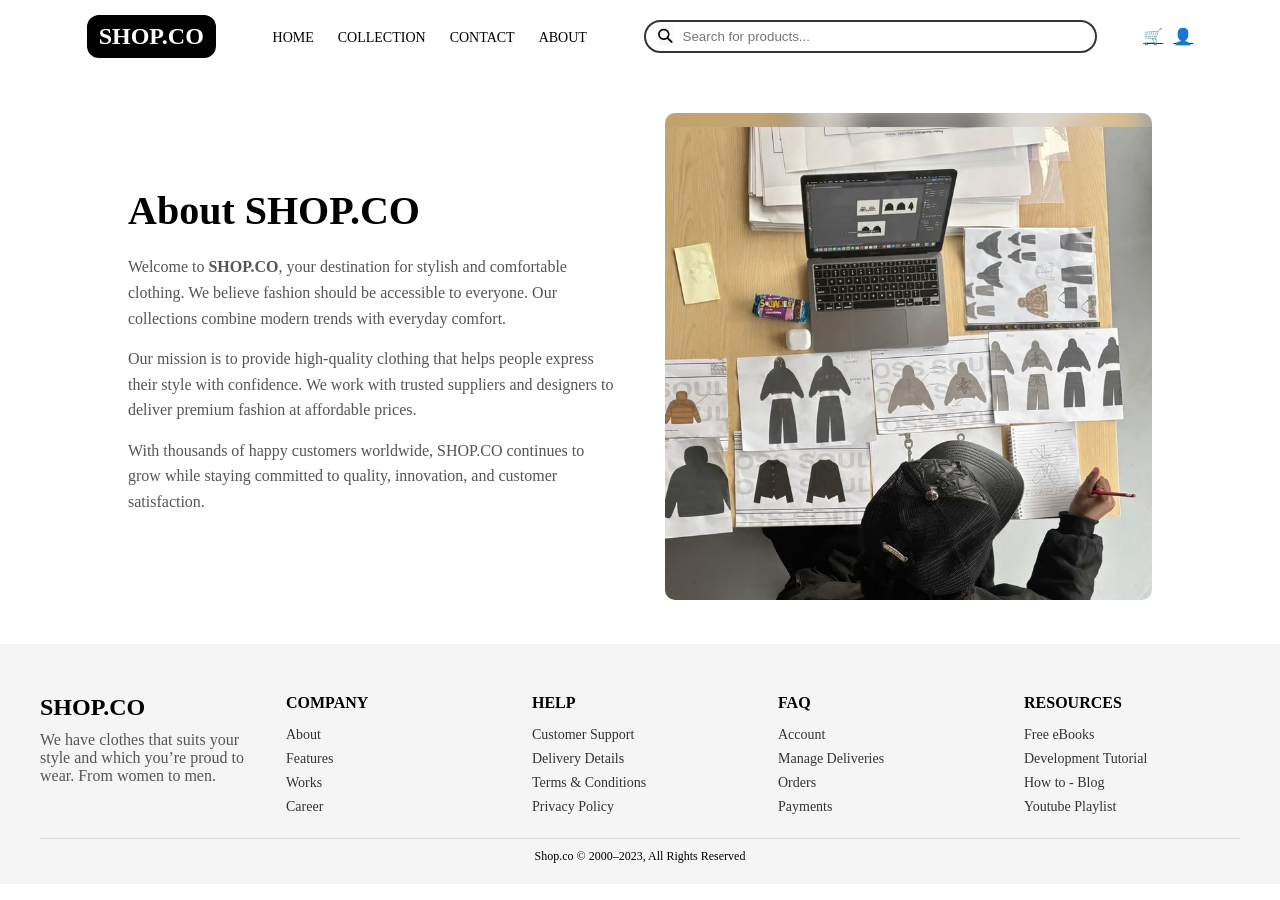
<file: about.html>
<!DOCTYPE html>
<html lang="en">

<head>
    <meta charset="UTF-8">
    <meta name="viewport" content="width=device-width, initial-scale=1.0">
    <title>About | SHOP.CO</title>
    <link rel="stylesheet" href="styles/navbar.css">
    <link rel="stylesheet" href="styles/navbarMobile.css">
    <link rel="stylesheet" href="styles/footer.css">
    <link rel="stylesheet" href="styles/footerMobile.css">
    <link rel="stylesheet" href="styles/about.css">
    <link rel="stylesheet" href="styles/aboutMobile.css">
</head>

<body>

    <!-- Navbar -->
    <header class="navbar">
        <h2 class="logo">SHOP.CO</h2>

        <nav>
            <a href="index.html">Home</a>
            <a href="collection.html">Collection</a>
            <a href="contact.html">Contact</a>
            <a href="about.html">About</a>
        </nav>

        <div class="divInput">
            <img src="./assets/search icon.jpg" alt="search_Icon">
            <input type="text" placeholder="Search for products..." />
        </div>



        <div class="icons">
            <a href="">🛒</a>
            <a href="">👤</a>
        </div>
    </header>

    
    <section class="about">

        <div class="about-container">

            <div class="about-text">
                <h1>About SHOP.CO</h1>

                <p>
                    Welcome to <b>SHOP.CO</b>, your destination for stylish and comfortable clothing.
                    We believe fashion should be accessible to everyone. Our collections combine
                    modern trends with everyday comfort.
                </p>

                <p>
                    Our mission is to provide high-quality clothing that helps people express
                    their style with confidence. We work with trusted suppliers and designers
                    to deliver premium fashion at affordable prices.
                </p>

                <p>
                    With thousands of happy customers worldwide, SHOP.CO continues to grow
                    while staying committed to quality, innovation, and customer satisfaction.
                </p>

            </div>

            <div class="about-image">
                <img src="assets\about_us.jpg" alt="About Us">
            </div>

        </div>

    </section>

    <!-- Footer -->
    <footer class="footer">

        <div class="footer-container">

            <!-- Logo & Description -->
            <div class="footer-col">
                <h2>SHOP.CO</h2>
                <p>
                    We have clothes that suits your style and which you’re proud to wear.
                    From women to men.
                </p>
            </div>

            <!-- Company -->
            <div class="footer-col">
                <h4>COMPANY</h4>
                <a href="#">About</a>
                <a href="#">Features</a>
                <a href="#">Works</a>
                <a href="#">Career</a>
            </div>

            <!-- Help -->
            <div class="footer-col">
                <h4>HELP</h4>
                <a href="#">Customer Support</a>
                <a href="#">Delivery Details</a>
                <a href="#">Terms & Conditions</a>
                <a href="#">Privacy Policy</a>
            </div>

            <!-- FAQ -->
            <div class="footer-col">
                <h4>FAQ</h4>
                <a href="#">Account</a>
                <a href="#">Manage Deliveries</a>
                <a href="#">Orders</a>
                <a href="#">Payments</a>
            </div>

            <!-- Resources -->
            <div class="footer-col">
                <h4>RESOURCES</h4>
                <a href="#">Free eBooks</a>
                <a href="#">Development Tutorial</a>
                <a href="#">How to - Blog</a>
                <a href="#">Youtube Playlist</a>
            </div>

        </div>

        <!-- Bottom -->
        <div class="footer-bottom">
            <p>Shop.co © 2000–2023, All Rights Reserved</p>
        </div>

    </footer>

</body>

</html>
</file>
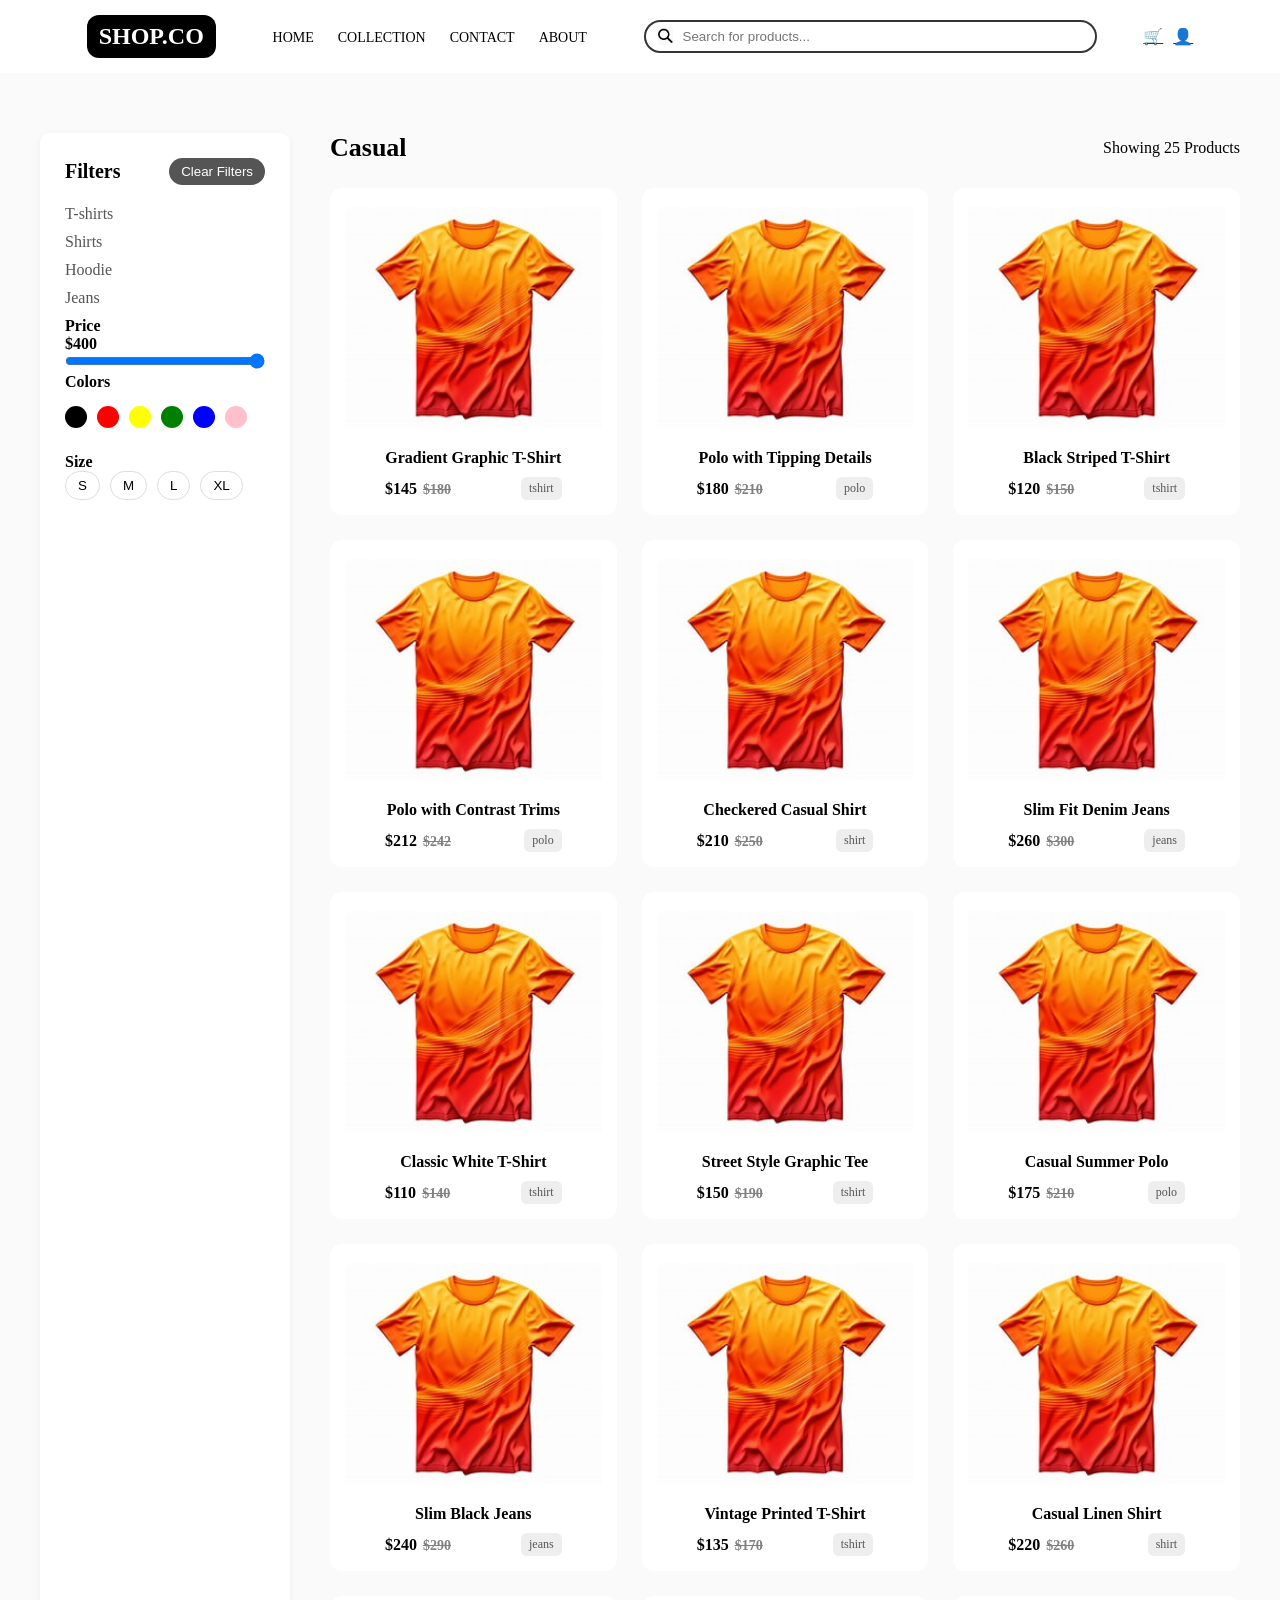
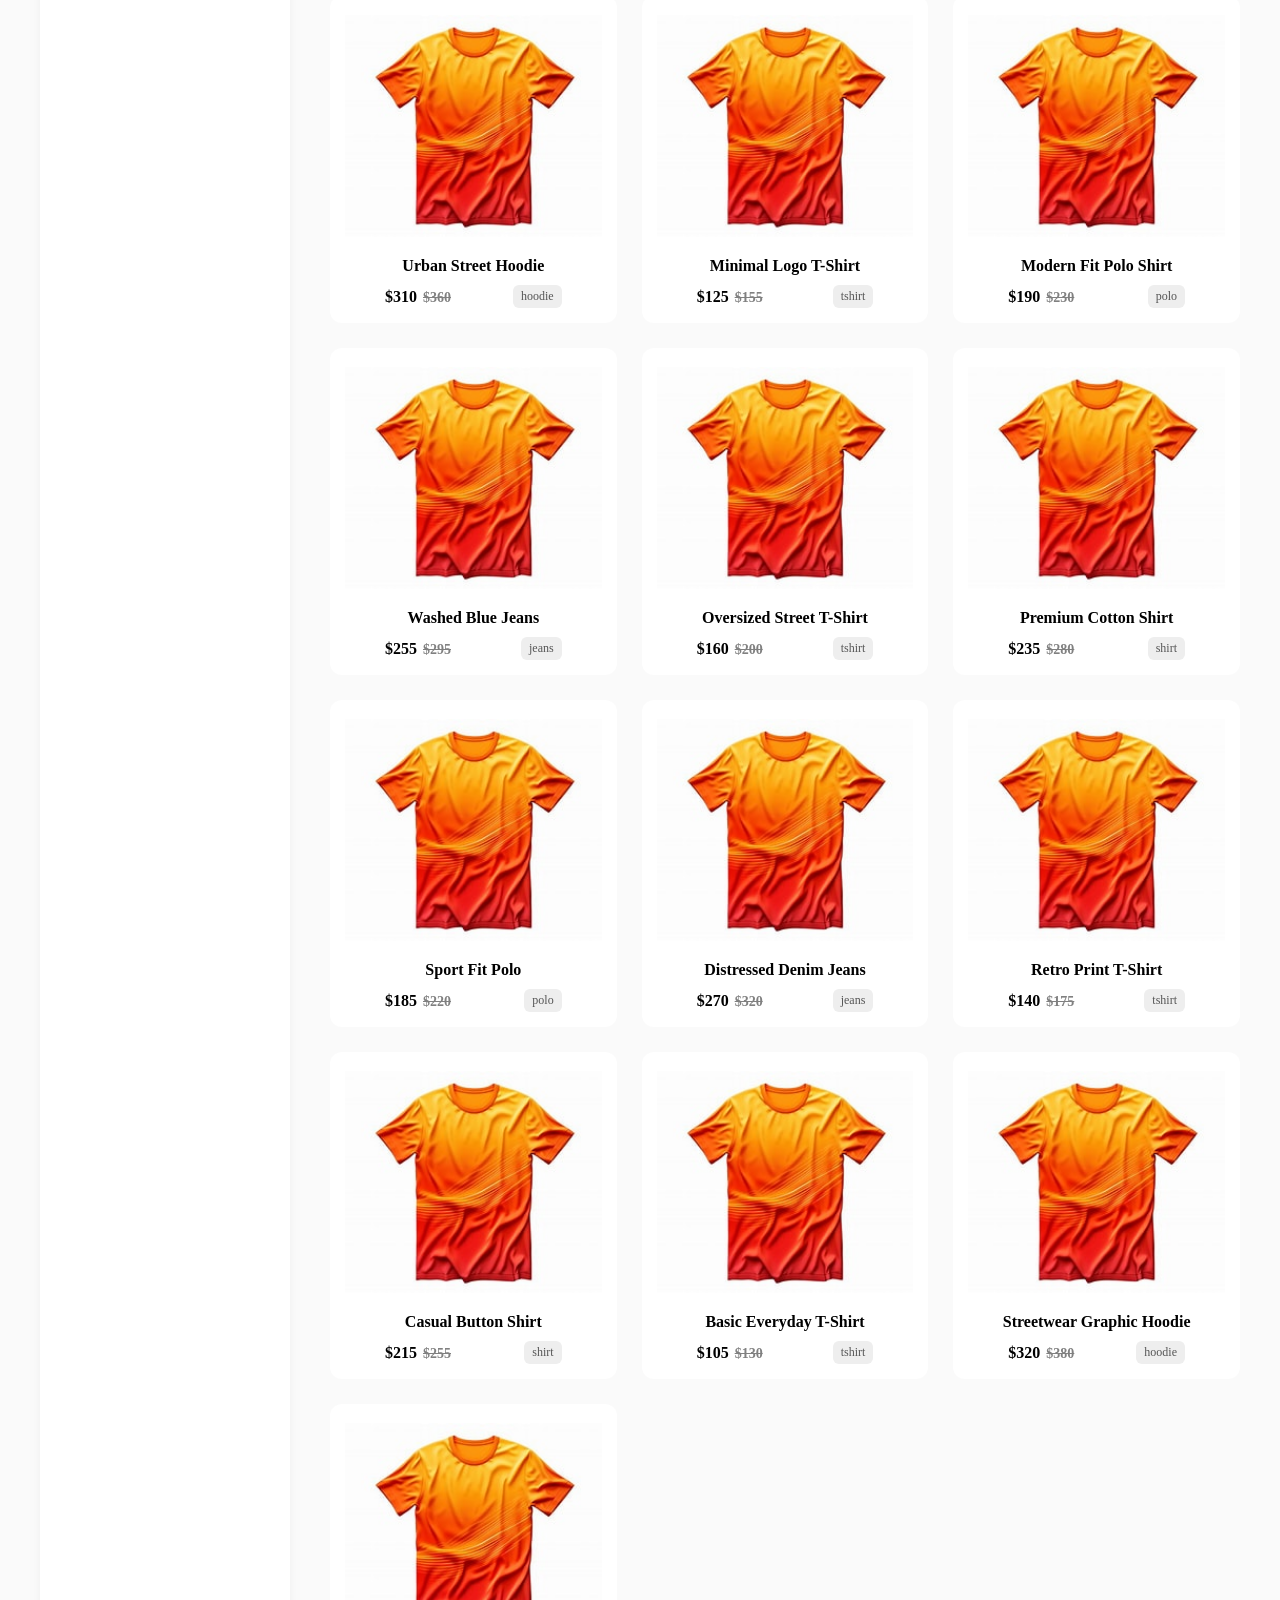
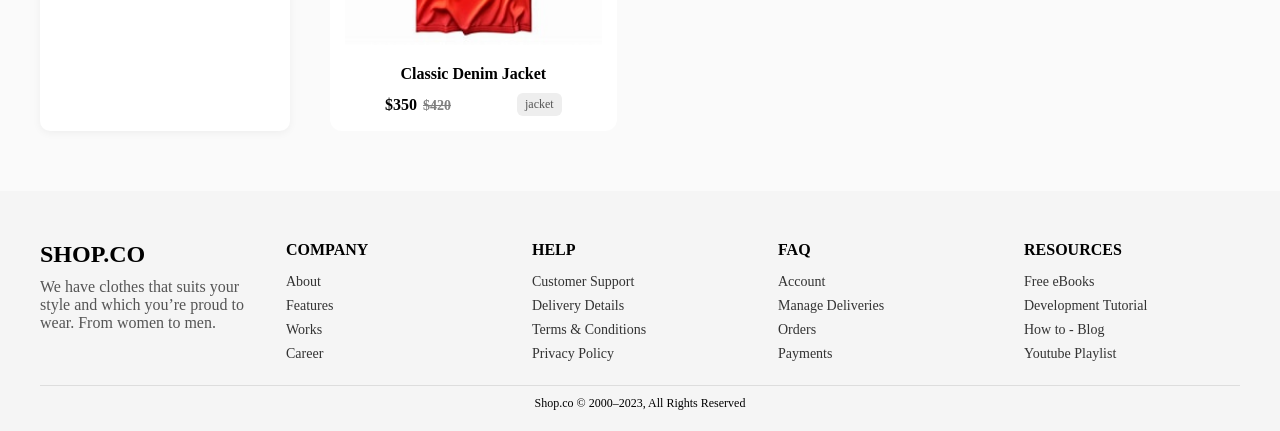
<file: collection.html>
<!DOCTYPE html>
<html lang="en">

<head>
    <meta charset="UTF-8">
    <meta name="viewport" content="width=device-width, initial-scale=1.0">
    <title>Collection | SHOP.CO</title>
    <link rel="stylesheet" href="styles/navbar.css">
    <link rel="stylesheet" href="styles/navbarMobile.css">
    <link rel="stylesheet" href="styles/footer.css">
    <link rel="stylesheet" href="styles/footerMobile.css">
    <link rel="stylesheet" href="/styles/collectionMain.css">
    <link rel="stylesheet" href="/styles/collectionMainMobile.css">
</head>

<body>
    <!-- Navbar -->
    <header class="navbar">
        <h2 class="logo">SHOP.CO</h2>

        <nav>
            <a href="index.html">Home</a>
            <a href="collection.html">Collection</a>
            <a href="contact.html">Contact</a>
            <a href="about.html">About</a>
        </nav>

        <div class="divInput">
            <img src="./assets/search icon.jpg" alt="search_Icon">
            <input type="text" placeholder="Search for products..." />
        </div>



        <div class="icons">
            <a href="">🛒</a>
            <a href="">👤</a>
        </div>
    </header>


    <section class="collection">

        <div class="container">

            <!-- LEFT FILTER -->
            <aside class="filters">

                <div class="headingBox">
                    <h3>Filters</h3>
                    <button id="clearFilters">Clear Filters</button>
                </div>

                <div class="filter-group">
                    <p data-category="tshirt">T-shirts</p>
                    <p data-category="shirt">Shirts</p>
                    <p data-category="hoodie">Hoodie</p>
                    <p data-category="jeans">Jeans</p>
                </div>

                <h4>Price</h4>
                <div class="price">
                    <span id="minimumPrize">$400</span>
                    <input type="range" id="priceRange" value="400" min="0" max="400">
                </div>

                <h4>Colors</h4>
                <div class="colors">
                    <span class="c1" data-color="black"></span>
                    <span class="c2" data-color="red"></span>
                    <span class="c3" data-color="yellow"></span>
                    <span class="c4" data-color="green"></span>
                    <span class="c5" data-color="blue"></span>
                    <span class="c6" data-color="pink"></span>
                </div>

                <h4>Size</h4>
                <div class="sizes">
                    <button class="">S</button>
                    <button class="">M</button>
                    <button class="">L</button>
                    <button class="">XL</button>
                </div>

            </aside>


            <!-- RIGHT PRODUCTS -->
            <div class="collection-products">

                <div class="product-header">
                    <h2>Casual</h2>
                    <p id="productCount"></p>
                </div>

                <!-- Product Mapping (Collection.js) -->
                <div class="product-grid" id="productGrid"></div>

            </div>

        </div>

    </section>

    <!-- Footer -->
    <footer class="footer">

        <div class="footer-container">

            <!-- Logo & Description -->
            <div class="footer-col">
                <h2>SHOP.CO</h2>
                <p>
                    We have clothes that suits your style and which you’re proud to wear.
                    From women to men.
                </p>
            </div>

            <!-- Company -->
            <div class="footer-col">
                <h4>COMPANY</h4>
                <a href="#">About</a>
                <a href="#">Features</a>
                <a href="#">Works</a>
                <a href="#">Career</a>
            </div>

            <!-- Help -->
            <div class="footer-col">
                <h4>HELP</h4>
                <a href="#">Customer Support</a>
                <a href="#">Delivery Details</a>
                <a href="#">Terms & Conditions</a>
                <a href="#">Privacy Policy</a>
            </div>

            <!-- FAQ -->
            <div class="footer-col">
                <h4>FAQ</h4>
                <a href="#">Account</a>
                <a href="#">Manage Deliveries</a>
                <a href="#">Orders</a>
                <a href="#">Payments</a>
            </div>

            <!-- Resources -->
            <div class="footer-col">
                <h4>RESOURCES</h4>
                <a href="#">Free eBooks</a>
                <a href="#">Development Tutorial</a>
                <a href="#">How to - Blog</a>
                <a href="#">Youtube Playlist</a>
            </div>

        </div>

        <!-- Bottom -->
        <div class="footer-bottom">
            <p>Shop.co © 2000–2023, All Rights Reserved</p>
        </div>

    </footer>

</body>
<script type="module" src="js/collection.js"></script>

</html>
</file>
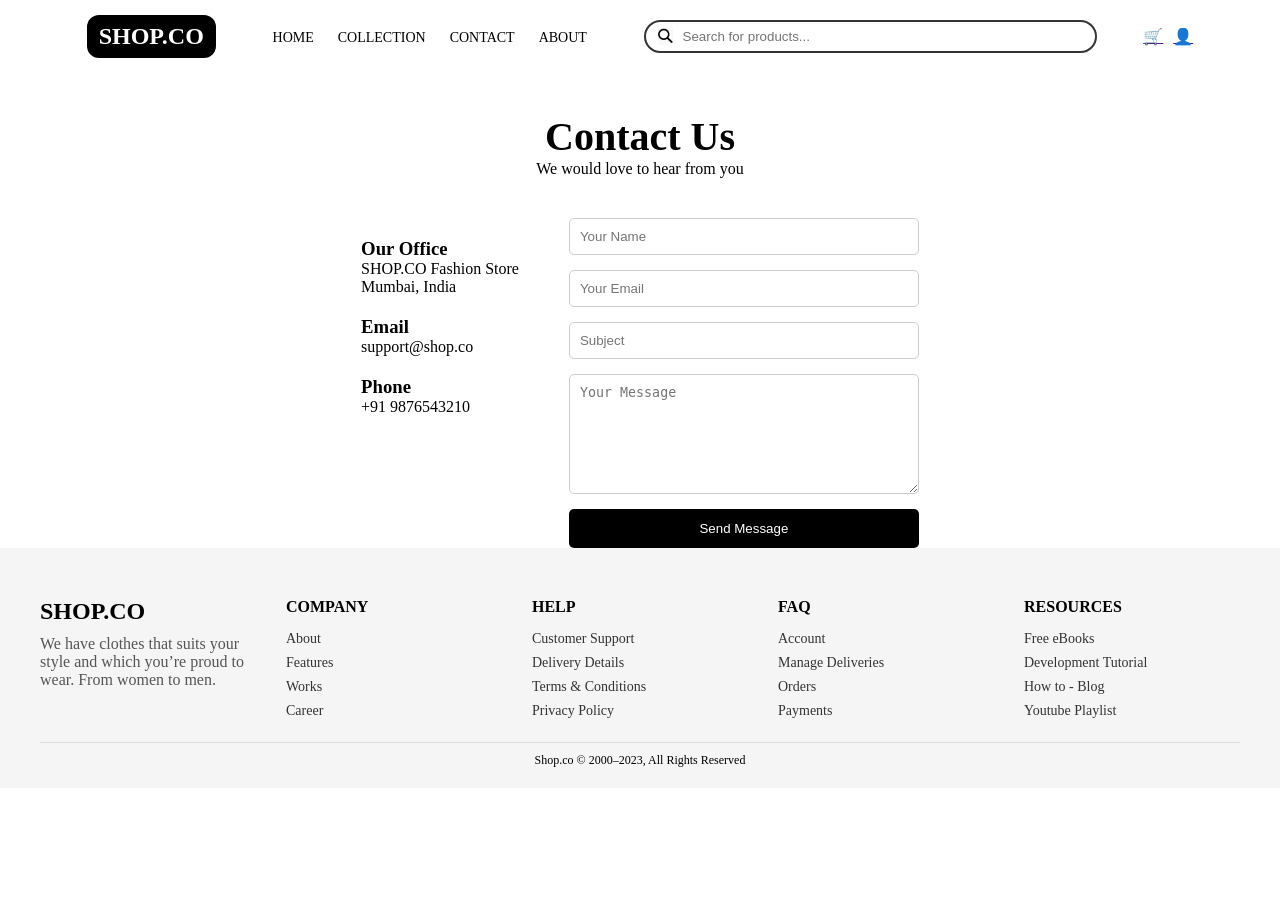
<file: contact.html>
<!DOCTYPE html>
<html lang="en">

<head>
    <meta charset="UTF-8">
    <meta name="viewport" content="width=device-width, initial-scale=1.0">
    <title>Contact | SHOP.CO</title>
    <link rel="stylesheet" href="styles/navbar.css">
    <link rel="stylesheet" href="styles/navbarMobile.css">
    <link rel="stylesheet" href="styles/footer.css">
    <link rel="stylesheet" href="styles/footerMobile.css">
    <link rel="stylesheet" href="styles/contact.css">
    <link rel="stylesheet" href="styles/contactMobile.css">
</head>

<body>
    <!-- Navbar -->
    <header class="navbar">
        <h2 class="logo">SHOP.CO</h2>

        <nav>
            <a href="index.html">Home</a>
            <a href="collection.html">Collection</a>
            <a href="contact.html">Contact</a>
            <a href="about.html">About</a>
        </nav>

        <div class="divInput">
            <img src="./assets/search icon.jpg" alt="search_Icon">
            <input type="text" placeholder="Search for products..." />
        </div>



        <div class="icons">
            <a href="">🛒</a>
            <a href="">👤</a>
        </div>
    </header>

    <section class="contact">

        <h1>Contact Us</h1>
        <p>We would love to hear from you</p>

        <div class="contact-container">

            <div class="contact-info">

                <h3>Our Office</h3>
                <p>SHOP.CO Fashion Store</p>
                <p>Mumbai, India</p>

                <h3>Email</h3>
                <p>support@shop.co</p>

                <h3>Phone</h3>
                <p>+91 9876543210</p>

            </div>


            <form class="contact-form">
                
                <input type="text" placeholder="Your Name" required>
                <input type="email" placeholder="Your Email" required>
                <input type="text" placeholder="Subject">

                <textarea placeholder="Your Message"></textarea>

                <button type="submit">Send Message</button>

            </form>

        </div>

    </section>

    <!-- Footer -->
    <footer class="footer">

        <div class="footer-container">

            <!-- Logo & Description -->
            <div class="footer-col">
                <h2>SHOP.CO</h2>
                <p>
                    We have clothes that suits your style and which you’re proud to wear.
                    From women to men.
                </p>
            </div>

            <!-- Company -->
            <div class="footer-col">
                <h4>COMPANY</h4>
                <a href="#">About</a>
                <a href="#">Features</a>
                <a href="#">Works</a>
                <a href="#">Career</a>
            </div>

            <!-- Help -->
            <div class="footer-col">
                <h4>HELP</h4>
                <a href="#">Customer Support</a>
                <a href="#">Delivery Details</a>
                <a href="#">Terms & Conditions</a>
                <a href="#">Privacy Policy</a>
            </div>

            <!-- FAQ -->
            <div class="footer-col">
                <h4>FAQ</h4>
                <a href="#">Account</a>
                <a href="#">Manage Deliveries</a>
                <a href="#">Orders</a>
                <a href="#">Payments</a>
            </div>

            <!-- Resources -->
            <div class="footer-col">
                <h4>RESOURCES</h4>
                <a href="#">Free eBooks</a>
                <a href="#">Development Tutorial</a>
                <a href="#">How to - Blog</a>
                <a href="#">Youtube Playlist</a>
            </div>

        </div>

        <!-- Bottom -->
        <div class="footer-bottom">
            <p>Shop.co © 2000–2023, All Rights Reserved</p>
        </div>

    </footer>


</body>

</html>
</file>
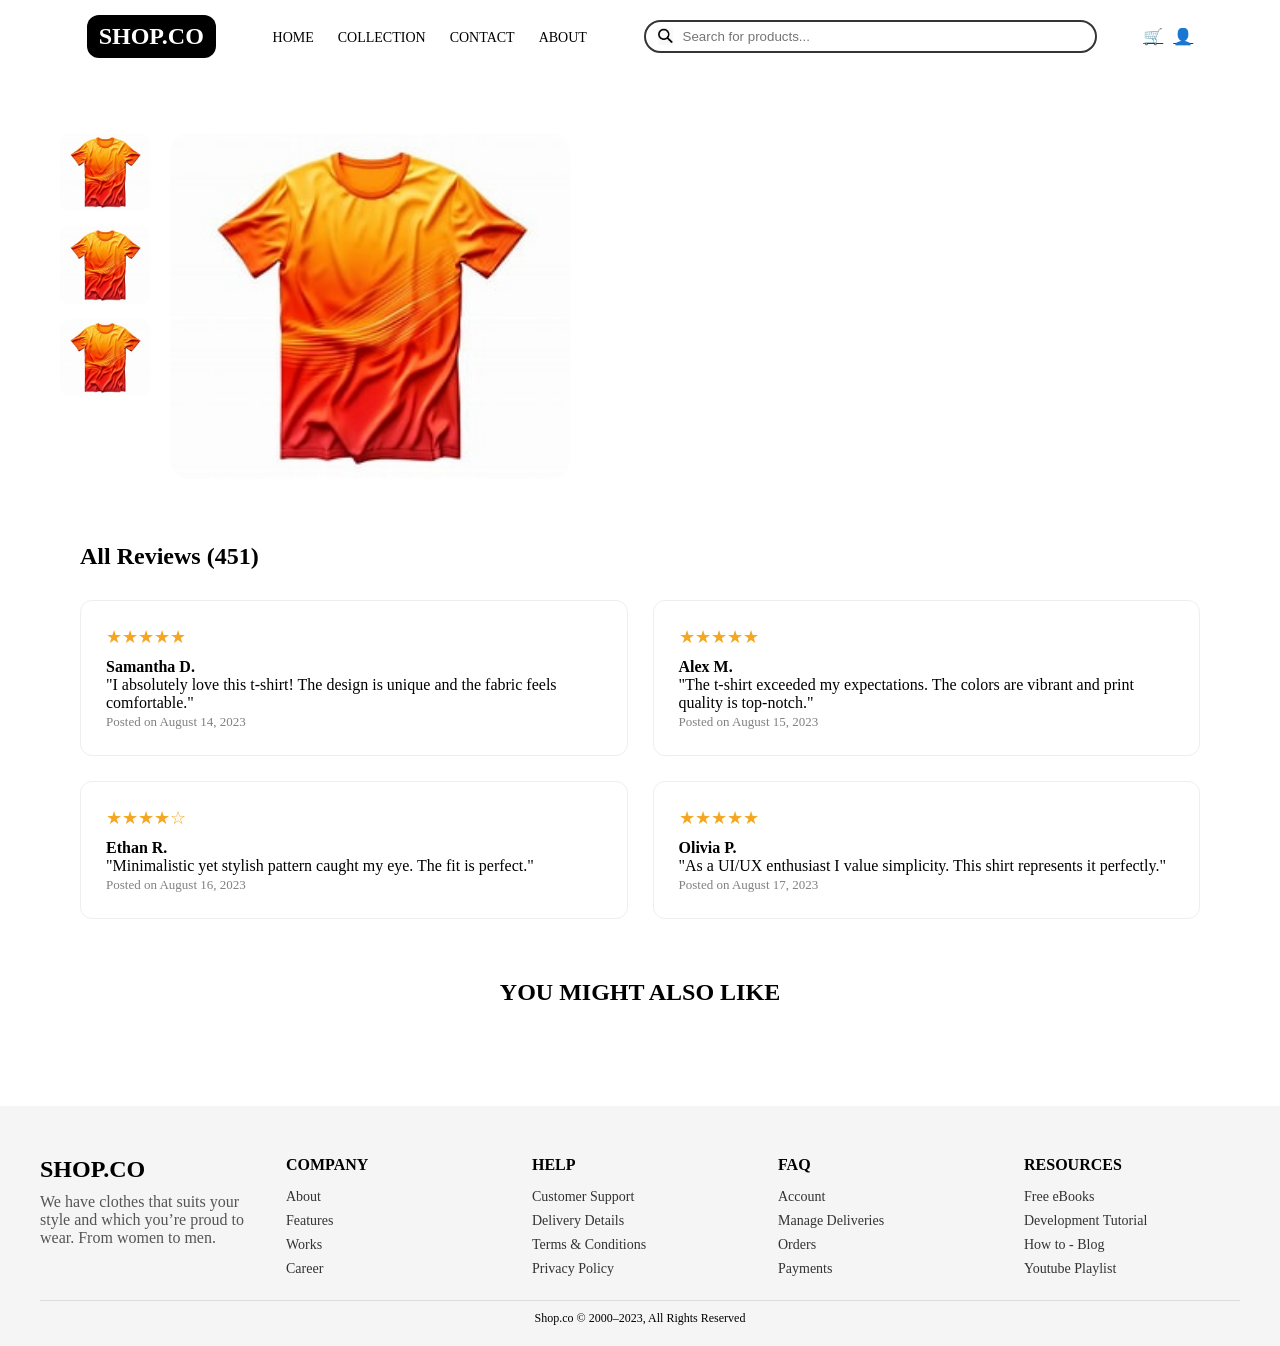
<file: product.html>
<!DOCTYPE html>
<html lang="en">

<head>
    <meta charset="UTF-8">
    <meta name="viewport" content="width=device-width, initial-scale=1.0">
    <title>Product | SHOP.CO</title>
    <link rel="stylesheet" href="styles/navbar.css">
    <link rel="stylesheet" href="styles/navbarMobile.css">
    <link rel="stylesheet" href="styles/footer.css">
    <link rel="stylesheet" href="styles/footerMobile.css">
    <link rel="stylesheet" href="styles/product.css">
    <link rel="stylesheet" href="styles/productMobile.css">
</head>

<body>
       <!-- Navbar -->
    <header class="navbar">
        <h2 class="logo">SHOP.CO</h2>

        <nav>
            <a href="index.html">Home</a>
            <a href="collection.html">Collection</a>
            <a href="contact.html">Contact</a>
            <a href="about.html">About</a>
        </nav>

        <div class="divInput">
            <img src="./assets/search icon.jpg" alt="search_Icon">
            <input type="text" placeholder="Search for products..." />
        </div>



        <div class="icons">
            <a href="">🛒</a>
            <a href="">👤</a>
        </div>
    </header>

    <section class="product-container">

        <!-- Left Images -->
        <div class="product-images">

            <div class="small-images">
                <img src="assets/img/p1.jpg" alt="">
                <img src="assets/img/p1.jpg" alt="">
                <img src="assets/img/p1.jpg" alt="">
            </div>

            <div class="main-image">
                <img src="assets/img/p1.jpg" alt="">
            </div>

        </div>

        <!-- Right Details -->
        <div class="product-details"></div>

        </div>

    </section>

    <section class="reviews">

        <h2>All Reviews (451)</h2>

        <div class="review-grid">

            <div class="review-card">
                <div class="stars">★★★★★</div>
                <h4>Samantha D.</h4>
                <p>"I absolutely love this t-shirt! The design is unique and the fabric feels comfortable."</p>
                <span>Posted on August 14, 2023</span>
            </div>

            <div class="review-card">
                <div class="stars">★★★★★</div>
                <h4>Alex M.</h4>
                <p>"The t-shirt exceeded my expectations. The colors are vibrant and print quality is top-notch."</p>
                <span>Posted on August 15, 2023</span>
            </div>

            <div class="review-card">
                <div class="stars">★★★★☆</div>
                <h4>Ethan R.</h4>
                <p>"Minimalistic yet stylish pattern caught my eye. The fit is perfect."</p>
                <span>Posted on August 16, 2023</span>
            </div>

            <div class="review-card">
                <div class="stars">★★★★★</div>
                <h4>Olivia P.</h4>
                <p>"As a UI/UX enthusiast I value simplicity. This shirt represents it perfectly."</p>
                <span>Posted on August 17, 2023</span>
            </div>

        </div>

    </section>

    <section class="related-products">

        <h2>YOU MIGHT ALSO LIKE</h2>

        <div class="products">

        </div>

    </section>

    <footer class="footer">

        <div class="footer-container">

            <!-- Logo & Description -->
            <div class="footer-col">
                <h2>SHOP.CO</h2>
                <p>
                    We have clothes that suits your style and which you’re proud to wear.
                    From women to men.
                </p>
            </div>

            <!-- Company -->
            <div class="footer-col">
                <h4>COMPANY</h4>
                <a href="#">About</a>
                <a href="#">Features</a>
                <a href="#">Works</a>
                <a href="#">Career</a>
            </div>

            <!-- Help -->
            <div class="footer-col">
                <h4>HELP</h4>
                <a href="#">Customer Support</a>
                <a href="#">Delivery Details</a>
                <a href="#">Terms & Conditions</a>
                <a href="#">Privacy Policy</a>
            </div>

            <!-- FAQ -->
            <div class="footer-col">
                <h4>FAQ</h4>
                <a href="#">Account</a>
                <a href="#">Manage Deliveries</a>
                <a href="#">Orders</a>
                <a href="#">Payments</a>
            </div>

            <!-- Resources -->
            <div class="footer-col">
                <h4>RESOURCES</h4>
                <a href="#">Free eBooks</a>
                <a href="#">Development Tutorial</a>
                <a href="#">How to - Blog</a>
                <a href="#">Youtube Playlist</a>
            </div>

        </div>

        <!-- Bottom -->
        <div class="footer-bottom">
            <p>Shop.co © 2000–2023, All Rights Reserved</p>
        </div>

    </footer>


</body>
<script type="module" src="js/product.js"></script>

</html>
</file>
<file: styles/navbar.css>
/* Navbar */
.navbar {
    display: flex;
    justify-content: space-evenly;
    align-items: center;
    padding: 15px 40px;
    background: white;
}

.logo {
    font-weight: bold;
    background-color: black;
    color: white;
    padding: 8px 12px;
    border-radius: 12px;
}

nav > a {
     margin: 0 10px;
    font-size: 14px;
    font-weight: 500;
    color: black;
    text-decoration: none;
    text-transform: uppercase;
}


.divInput {
    display: flex;
    align-items: center;
    border: 2px #363434 solid;
    border-radius: 20px;
    gap: 10px;
    padding: 6px 12px;

}

.divInput>img {
    width: 15px;
}

.divInput>input {
    border: none;
    outline: none;
    width: 400px;
}


.icons {
    display: flex;
    align-items: center;
    gap: 10px;
}
</file>
<file: styles/navbarMobile.css>
/* TABLET RESPONSIVE */
@media (max-width: 992px) {

    .navbar {
        justify-content: space-between;
        padding: 15px 20px;
    }

    .divInput input {
        width: 200px;
    }

    nav a {
        font-size: 13px;
    }
}


/* MOBILE RESPONSIVE */
@media (max-width: 768px) {

    .navbar {
        flex-wrap: wrap;
        gap: 10px;
    }

    nav {
        width: 100%;
        display: flex;
        justify-content: center;
        order: 3;
    }

    .divInput input {
        width: 150px;
    }

    .logo {
        font-size: 16px;
    }

}


/* SMALL MOBILE */
@media (max-width: 480px) {

    .divInput {
        display: none; /* hide search bar */
    }

    nav {
        flex-wrap: wrap;
        gap: 10px;
    }

    nav a {
        font-size: 12px;
    }

    .icons {
        gap: 5px;
    }

}
</file>
<file: styles/footer.css>
/* Footer */
.footer {
    background: #f5f5f5;
    padding: 50px 40px 20px;
}

/* Container */
.footer-container {
    display: grid;
    grid-template-columns: repeat(5, 1fr);
    gap: 30px;
}

/* Columns */
.footer-col h2 {
    margin-bottom: 10px;
}

.footer-col h4 {
    margin-bottom: 15px;
}

.footer-col p {
    color: #555;
    margin-bottom: 15px;
}

.footer-col a {
    display: block;
    text-decoration: none;
    color: #333;
    margin-bottom: 8px;
    font-size: 14px;
}

.footer-col a:hover {
    text-decoration: underline;
}


/* Bottom */
.footer-bottom {
    border-top: 1px solid #ddd;
    margin-top: 15px;
    padding-top: 10px;
    font-size: 12px;
    text-align: center;
}
</file>
<file: styles/footerMobile.css>
/* TABLET */
@media (max-width: 992px) {

    .footer-container {
        grid-template-columns: repeat(3, 1fr);
        gap: 25px;
    }

}


/* MOBILE */
@media (max-width: 768px) {

    .footer {
        padding: 40px 20px 20px;
    }

    .footer-container {
        grid-template-columns: repeat(2, 1fr);
        gap: 20px;
    }

    .footer-col h2 {
        font-size: 20px;
    }

}


/* SMALL MOBILE */
@media (max-width: 480px) {

    .footer-container {
        grid-template-columns: 1fr;
        text-align: center;
    }

    .footer-col a {
        font-size: 13px;
    }

    .footer-col p {
        font-size: 14px;
    }

    .footer-bottom {
        font-size: 11px;
    }

}
</file>
<file: styles/about.css>
* {
    margin: 0;
    padding: 0;
    box-sizing: border-box;
}

/* ABOUT PAGE */
.about {
    padding: 40px 10%;
}

.about-container {
    display: flex;
    align-items: center;
    gap: 50px;
}

.about-text {
    flex: 1;
}

.about-text h1 {
    font-size: 40px;
    margin-bottom: 20px;
}

.about-text p {
    margin-bottom: 15px;
    color: #555;
    line-height: 1.6;
}

.about-image {
    flex: 1;
}

.about-image img {
    width: 100%;
    border-radius: 10px;
}
</file>
<file: styles/aboutMobile.css>
/* Tablets */
@media (max-width: 992px) {

    .about {
        padding: 40px 5%;
    }

    .about-container {
        gap: 30px;
    }

    .about-text h1 {
        font-size: 34px;
    }

}

/* Mobiles */
@media (max-width: 768px) {

    .about-container {
        flex-direction: column;
        text-align: center;
    }

    .about-text h1 {
        font-size: 30px;
    }

    .about-image img {
        max-width: 500px;
    }

}

/* Small Mobiles */
@media (max-width: 480px) {

    .about {
        padding: 30px 15px;
    }

    .about-text h1 {
        font-size: 24px;
    }

    .about-text p {
        font-size: 14px;
    }

}
</file>
<file: styles/collectionMain.css>
/* ===== COLLECTION PAGE STYLES ===== */
* {
    margin: 0;
    padding: 0;
    box-sizing: border-box;

}





/* Collection Section */
.collection {
    padding: 60px 0;
    background: #fafafa;
}


.container {
    width: 1200px;
    margin: auto;
    display: flex;
    gap: 40px;
}





/* Collection Section > LEFT FILTER */
.filters {
    width: 250px;
    background: white;
    padding: 25px;
    border-radius: 10px;
    box-shadow: 0 2px 8px rgba(0, 0, 0, 0.05);
}

.headingBox {
    display: flex;
    justify-content: space-between;
    align-items: center;
    margin-bottom: 20px;
}

.filters h3 {
    font-size: 20px;
}

#clearFilters {
    padding: 6px 12px;
    border: none;
    background: #555;
    color: white;
    border-radius: 20px;
    cursor: pointer;
    transition: 0.3s;
}

/* Clear Filters Button hover  */
#clearFilters:hover {
    background: #333;
    transform: translateY(-2px);
}

/* Clear Filters Button active  */
#clearFilters:active {
    transform: scale(0.97);
}

.filter-group p {
    margin: 10px 0;
    cursor: pointer;
    color: #555;
    transition: 0.3s;
}

.filter-group p:hover {
    color: black;
}

.active-filter {
    color: black !important;
    font-weight: 600;
}

/* Price */
.price input {
    width: 100%;
}

/* Colors */
.colors {
    display: flex;
    gap: 10px;
    margin: 15px 0 25px;
}

.colors span {
    width: 22px;
    height: 22px;
    border-radius: 50%;
    display: inline-block;
    cursor: pointer;
}

.active-color {
    border: 2px solid black !important;
}

.c1 {
    background: #000;
}

.c2 {
    background: red;
}

.c3 {
    background: yellow;
}

.c4 {
    background: green;
}

.c5 {
    background: blue;
}

.c6 {
    background: pink;
}

/* Sizes */
.sizes {
    display: flex;
    flex-wrap: wrap;
    gap: 10px;
}

.sizes button {
    padding: 6px 12px;
    border: 1px solid #ddd;
    background: white;
    border-radius: 20px;
    cursor: pointer;
    transition: 0.3s;
}

.sizes button:hover {
    background: black;
    color: white;
}

.active-size {
    background: black !important;
    color: white !important;
}





/* Collection Section >  RIGHT PRODUCTS */
.collection-products {
    flex: 1;
}

.product-header {
    display: flex;
    justify-content: space-between;
    align-items: center;
    margin-bottom: 25px;
}

.product-header h2 {
    font-size: 26px;
}

.product-grid {
    display: grid;
    grid-template-columns: repeat(3, 1fr);
    gap: 25px;
}

.product-card {
    background: white;
    border-radius: 12px;
    padding: 15px;
    text-align: center;
    transition: 0.3s;
    cursor: pointer;
    text-decoration: none;
    color: #000;
}

/* Product card hover */
.product-card:hover {
    transform: translateY(-6px);
    box-shadow: 0 8px 20px rgba(0, 0, 0, 0.08);
}

.product-card img {
    width: 100%;
    height: 230px;
    object-fit: contain;
}

.product-card h4 {
    margin-top: 12px;
    font-size: 16px;
}

.price-category {
    display: flex;
    justify-content: space-between;
    align-items: center;
    margin-top: 10px;
    padding: 0px 40px;
}

.price {
    font-weight: 600;
}

.old {
    text-decoration: line-through;
    color: gray;
    font-size: 14px;
    margin-left: 6px;
}

.category {
    background: #eee;
    padding: 4px 8px;
    border-radius: 6px;
    font-size: 12px;
    color: #555;
}
</file>
<file: styles/collectionMainMobile.css>
/* LARGE LAPTOP */
@media (max-width: 1200px) {

    .container {
        width: 95%;
    }

}

/* TABLET */
@media (max-width: 992px) {

    .container {
        flex-direction: column;
    }

    .filters {
        width: 100%;
    }

    .product-grid {
        grid-template-columns: repeat(2, 1fr);
    }

}


/* MOBILE   */
@media (max-width: 768px) {

    .collection {
        padding: 40px 10px;
    }

    .product-header h2 {
        font-size: 22px;
    }

    .product-grid {
        grid-template-columns: repeat(2, 1fr);
        gap: 15px;
    }

    .product-card img {
        height: 180px;
    }

}


/* SMALL MOBILE */
@media (max-width: 480px) {

    .product-grid {
        grid-template-columns: 1fr;
    }

    .filters {
        padding: 15px;
    }

    .price-category {
        padding: 0 15px;
    }

}
</file>
<file: styles/contact.css>
* {
    margin: 0;
    padding: 0;
    box-sizing: border-box;
}

/* CONTACT PAGE */
.contact {
    padding: 0px 10%;
    text-align: center;
    margin-top: 40px;
}

.contact h1 {
    font-size: 40px;
}

.contact-container {
    display: flex;
    gap: 50px;
    margin-top: 40px;
    justify-content: center;
}

.contact-info {
    text-align: left;
}

.contact-info h3 {
    margin-top: 20px;
}

.contact-form {
    display: flex;
    flex-direction: column;
    gap: 15px;
    width: 350px;
}

.contact-form input,
.contact-form textarea {
    padding: 10px;
    border: 1px solid #ccc;
    border-radius: 5px;
}

.contact-form textarea {
    height: 120px;
}

.contact-form button {
    padding: 12px;
    background: black;
    color: white;
    border: none;
    cursor: pointer;
    border-radius: 5px;
}
</file>
<file: styles/contactMobile.css>
/* Tablets */
@media (max-width: 992px) {

    .contact {
        padding: 0 5%;
    }

    .contact-container {
        gap: 30px;
    }

    .contact-form {
        width: 300px;
    }

}

/* Mobiles */
@media (max-width: 768px) {

    .contact-container {
        flex-direction: column;
        align-items: center;
        text-align: center;
    }

    .contact-info {
        text-align: center;
    }

    .contact h1 {
        font-size: 32px;
    }

    .contact-form {
        width: 100%;
        max-width: 400px;
    }

}


/* Small Mobiles */
@media (max-width: 480px) {

    .contact {
        padding: 0 15px;
    }

    .contact h1 {
        font-size: 26px;
    }

    .contact p {
        font-size: 14px;
    }

    .contact-form textarea {
        height: 100px;
    }

}
</file>
<file: styles/product.css>
*{
margin:0;   
padding:0;
box-sizing:border-box;
}

.product-container{
display:flex;
gap:60px;
padding:60px;
}

.product-images{
display:flex;
gap:20px;
}

.small-images{
display:flex;
flex-direction:column;
gap:15px;
}

.small-images img{
width:90px;
border-radius:10px;
cursor:pointer;
}

.main-image img{
width:400px;
border-radius:20px;
}

.product-details{
max-width:500px;
}

.product-details h1{
font-size:32px;
font-weight:700;
margin-bottom:10px;
}

.rating{
color:#f5a623;
margin-bottom:10px;
}

.category{
margin-bottom:10px;
}

.price{
display:flex;
align-items:center;
gap:10px;
margin-bottom:15px;
}

.price .new{
font-size:28px;
font-weight:700;
}

.price .old{
text-decoration:line-through;
color:gray;
}

.discount{
background:#ffdddd;
padding:4px 10px;
border-radius:10px;
color:red;
font-size:14px;
}

.description{
color:#555;
margin-bottom:20px;
}

.color-options{
display:flex;
gap:10px;
margin-top:10px;
}

.colors > p{
    display:flex;
    align-items:center;
    gap:10px;
    margin-bottom:10px;
}

.color{
width:30px;
height:30px;
border-radius:50%;
cursor:pointer;
}

.colorCircle{
display:inline-block;
width:20px; 
height:20px;
border-radius:50%;
}

.green{background:#3a5f3a;}
.black{background:#111;}
.blue{background:#1b2c48;}

.size-options{
display:flex;
gap:10px;
margin-top:10px;
}

.size-options button{
padding:8px 15px;
border-radius:20px;
border:1px solid #ddd;
background:white;
cursor:pointer;
}

.size-options .active{
background:black;
color:white;
}

.cart-row{
display:flex;
align-items:center;
gap:20px;
margin-top:25px;
}

.quantity{
display:flex;
align-items:center;
gap:15px;
border:1px solid #ddd;
padding:8px 15px;
border-radius:20px;
}

.quantity button{
border:none;
background:none;
font-size:18px;
cursor:pointer;
}

.add-cart{
background:black;
color:white;
padding:12px 40px;
border:none;
border-radius:25px;
cursor:pointer;
}

.size-options button:hover{
background:black;
color:white;
transition:0.3s;
}

.small-images img:hover{
transform:scale(1.05);
transition:0.3s;
}


.reviews{
padding:0px 80px;
}

.review-grid{
display:grid;
grid-template-columns:repeat(2,1fr);
gap:25px;
margin-top:30px;
}

.review-card{
border:1px solid #eee;
padding:25px;
border-radius:12px;
transition:0.3s;
}

.review-card:hover{
transform:translateY(-5px);
box-shadow:0 10px 25px rgba(0,0,0,0.1);
}

.stars{
color:#f5a623;
font-size:18px;
margin-bottom:10px;
}

.review-card span{
font-size:13px;
color:gray;
}

.related-products{
padding:60px 80px;
text-align:center;
}

.products{
display:grid;
grid-template-columns:repeat(4,1fr);
gap:25px;
margin-top:40px;
}

.product{
background:#f7f7f7;
padding:20px;
border-radius:15px;
transition:0.3s;
}

.product img{
width:100%;
}

.product:hover{
transform:scale(1.05);
}



.product-card {
    background: white;
    border-radius: 12px;
    padding: 15px;
    text-align: center;
    transition: 0.3s;
    cursor: pointer;
    text-decoration: none;
    color: #000;
}

.product-card img {
    width: 100%;
    height: 230px;
    object-fit: contain;
}

.product-card h4 {
    margin-top: 12px;
    font-size: 16px;
}

.price-category {
    display: flex;
    justify-content: space-between;
    align-items: center;
    margin-top: 10px;
    padding: 0px 40px;
}

.price {
    font-weight: 600;
}

.category {
    background: #eee;
    padding: 4px 8px;
    border-radius: 6px;
    font-size: 12px;
    color: #555;
}


.old {
    text-decoration: line-through;
    color: gray;
    font-size: 14px;
    margin-left: 6px;
}
</file>
<file: styles/productMobile.css>
/* ===================== */
/* LARGE TABLET */
/* ===================== */
@media (max-width: 992px){

.product-container{
flex-direction:column;
align-items:center;
padding:40px;
}

.product-images{
flex-direction:column-reverse;
align-items:center;
}

.small-images{
flex-direction:row;
}

.main-image img{
width:100%;
max-width:450px;
}

.review-grid{
grid-template-columns:1fr;
}

.products{
grid-template-columns:repeat(2,1fr);
}

}


/* ===================== */
/* MOBILE */
/* ===================== */
@media (max-width: 768px){

.product-container{
padding:30px 20px;
gap:30px;
}

.small-images img{
width:70px;
}

.product-details h1{
font-size:26px;
}

.cart-row{
flex-direction:column;
align-items:flex-start;
gap:15px;
}

.reviews{
padding:40px 20px;
}

.related-products{
padding:40px 20px;
}

.products{
grid-template-columns:repeat(2,1fr);
gap:15px;
}

}


/* ===================== */
/* SMALL MOBILE */
/* ===================== */
@media (max-width:480px){

.products{
grid-template-columns:1fr;
}

.small-images img{
width:60px;
}

.product-details h1{
font-size:22px;
}

.price .new{
font-size:22px;
}

.add-cart{
width:100%;
text-align:center;
}

}
</file>
